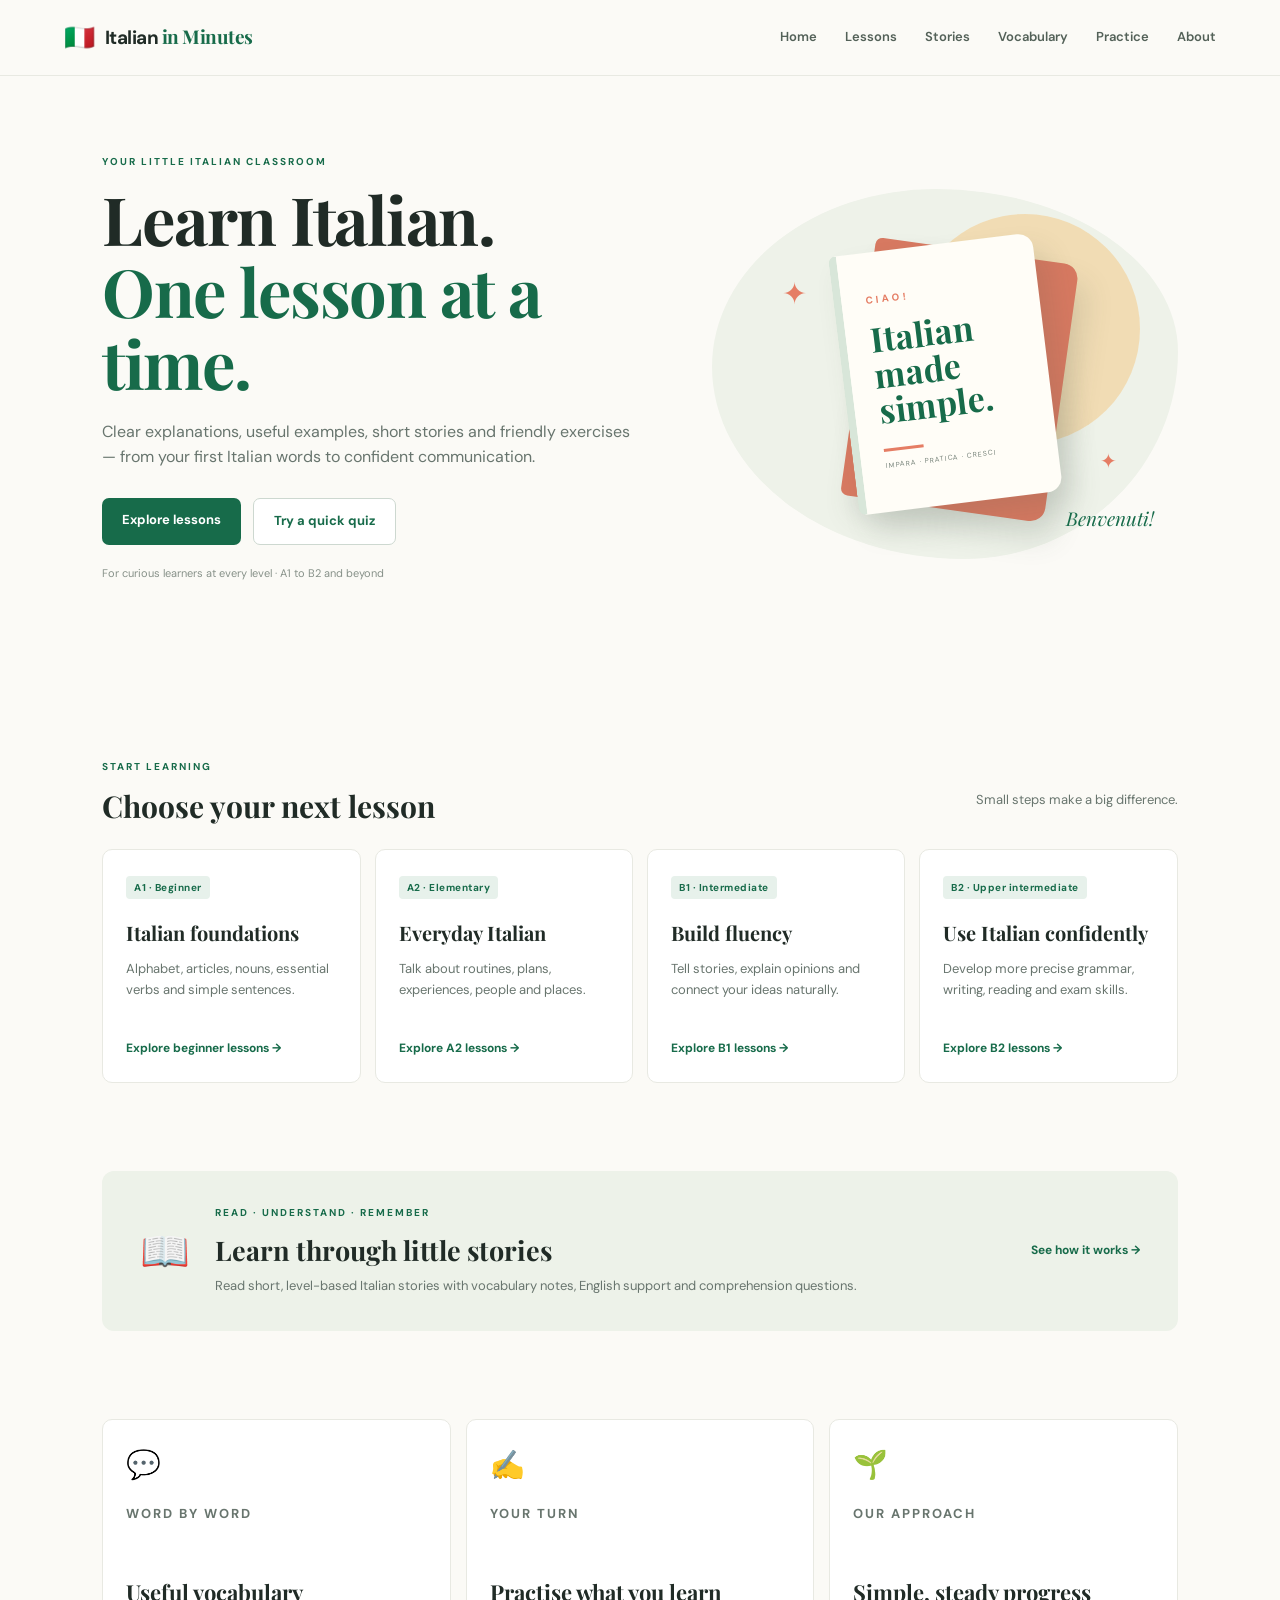
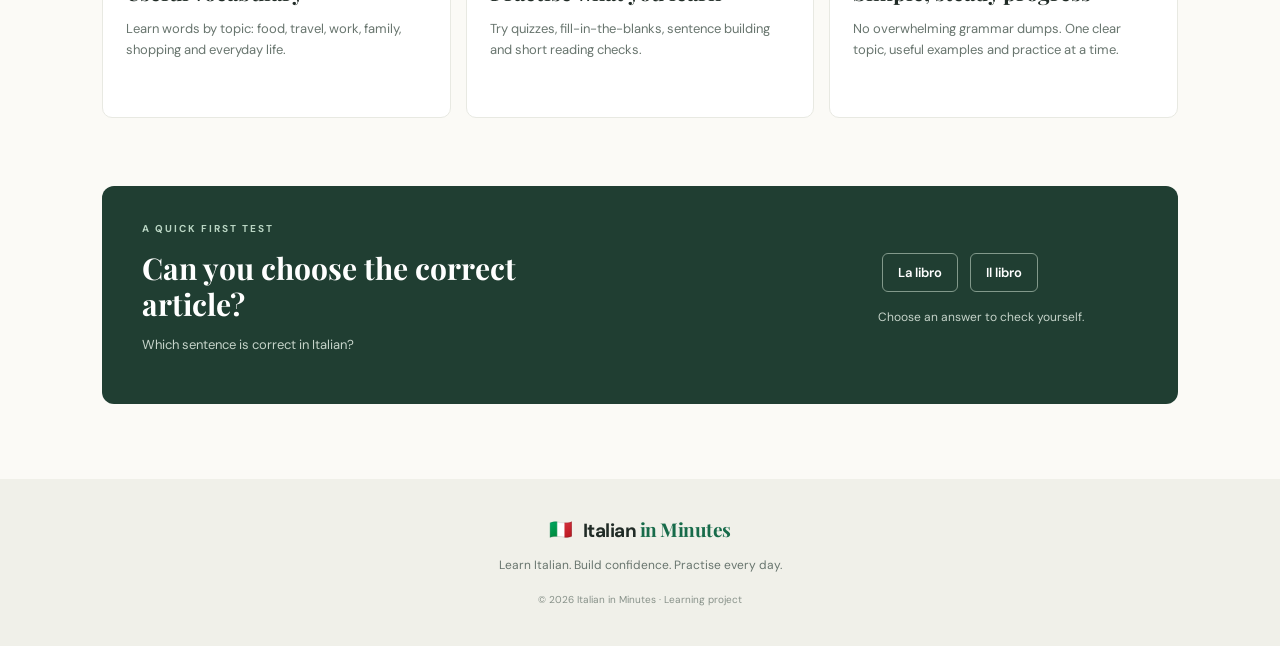
<file: index.html>
<!doctype html>
<html lang="en">
  <head>
    <meta charset="utf-8" />
    <meta name="viewport" content="width=device-width, initial-scale=1" />
    <meta
      name="description"
      content="Learn Italian step by step with simple lessons, stories, vocabulary and practice."
    />
    <title>Italian in Minutes | Learn Italian step by step</title>
    <link rel="stylesheet" href="styles.css" />
  </head>
  <body>
    <header class="site-header">
      <a class="brand" href="#" aria-label="Italian in Minutes home">
        <span class="flag" aria-hidden="true">🇮🇹</span>
        <span>Italian <em>in Minutes</em></span>
      </a>
      <button
        class="menu-toggle"
        id="menuToggle"
        aria-label="Open navigation"
        aria-expanded="false"
      >
        ☰
      </button>
      <nav id="mainNav" aria-label="Main navigation">
        <a href="#hero">Home</a>
        <a href="#lessons">Lessons</a>
        <a href="#stories">Stories</a>
        <a href="#vocabulary">Vocabulary</a>
        <a href="#practice">Practice</a>
        <a href="about.html">About</a>
      </nav>
    </header>

    <main>
      <section class="hero" id="hero">
        <div class="hero-copy">
          <p class="eyebrow">YOUR LITTLE ITALIAN CLASSROOM</p>
          <h1>Learn Italian.<br /><span>One lesson at a time.</span></h1>
          <p class="hero-text">
            Clear explanations, useful examples, short stories and friendly
            exercises — from your first Italian words to confident
            communication.
          </p>
          <div class="hero-actions">
            <a class="button primary" href="#lessons">Explore lessons</a>
            <a class="button secondary" href="#practice">Try a quick quiz</a>
          </div>
          <p class="level-note">
            For curious learners at every level · A1 to B2 and beyond
          </p>
        </div>
        <div class="hero-art" aria-label="Italian learning illustration">
          <div class="sun"></div>
          <div class="book book-back"></div>
          <div class="book book-front">
            <span class="book-kicker">CIAO!</span>
            <strong>Italian<br />made<br />simple.</strong>
            <span class="book-line"></span>
            <span class="book-small">IMPARA · PRATICA · CRESCI</span>
          </div>
          <span class="spark spark-one">✦</span
          ><span class="spark spark-two">✦</span>
          <span class="art-label">Benvenuti!</span>
        </div>
      </section>

      <section class="section" id="lessons">
        <div class="section-heading">
          <div>
            <p></p>
            <p class="eyebrow">START LEARNING</p>
            <h2>Choose your next lesson</h2>
          </div>
          <p>Small steps make a big difference.</p>
        </div>
        <div class="level-grid">
          <a class="level-card" href="#practice"
            ><span class="level-tag">A1 · Beginner</span>
            <h3>Italian foundations</h3>
            <p>
              Alphabet, articles, nouns, essential verbs and simple sentences.
            </p>
            <span class="card-link">Explore beginner lessons →</span></a
          >
          <a class="level-card" href="#practice"
            ><span class="level-tag">A2 · Elementary</span>
            <h3>Everyday Italian</h3>
            <p>Talk about routines, plans, experiences, people and places.</p>
            <span class="card-link">Explore A2 lessons →</span></a
          >
          <a class="level-card" href="#practice"
            ><span class="level-tag">B1 · Intermediate</span>
            <h3>Build fluency</h3>
            <p>
              Tell stories, explain opinions and connect your ideas naturally.
            </p>
            <span class="card-link">Explore B1 lessons →</span></a
          >
          <a class="level-card" href="#practice"
            ><span class="level-tag">B2 · Upper intermediate</span>
            <h3>Use Italian confidently</h3>
            <p>
              Develop more precise grammar, writing, reading and exam skills.
            </p>
            <span class="card-link">Explore B2 lessons →</span></a
          >
        </div>
      </section>

      <section class="feature-band" id="stories">
        <div class="feature-icon">📖</div>
        <div>
          <p class="eyebrow">READ · UNDERSTAND · REMEMBER</p>
          <h2>Learn through little stories</h2>
          <p>
            Read short, level-based Italian stories with vocabulary notes,
            English support and comprehension questions.
          </p>
        </div>
        <a class="text-link" href="#practice">See how it works →</a>
      </section>

      <section class="section mini-sections">
        <article class="mini-card" id="vocabulary">
          <span class="mini-icon">💬</span>
          <p class="eyebrow">WORD BY WORD</p>
          <h2>Useful vocabulary</h2>
          <p>
            Learn words by topic: food, travel, work, family, shopping and
            everyday life.
          </p>
        </article>
        <article class="mini-card" id="practice">
          <span class="mini-icon">✍️</span>
          <p class="eyebrow">YOUR TURN</p>
          <h2>Practise what you learn</h2>
          <p>
            Try quizzes, fill-in-the-blanks, sentence building and short reading
            checks.
          </p>
        </article>
        <article class="mini-card" id="about">
          <span class="mini-icon">🌱</span>
          <p class="eyebrow">OUR APPROACH</p>
          <h2>Simple, steady progress</h2>
          <p>
            No overwhelming grammar dumps. One clear topic, useful examples and
            practice at a time.
          </p>
        </article>
      </section>

      <section class="quiz-panel">
        <div>
          <p class="eyebrow">A QUICK FIRST TEST</p>
          <h2>Can you choose the correct article?</h2>
          <p>Which sentence is correct in Italian?</p>
        </div>
        <div class="quiz-box">
          <button class="quiz-option" data-answer="wrong">La libro</button>
          <button class="quiz-option" data-answer="right">Il libro</button>
          <p class="quiz-feedback" id="quizFeedback" aria-live="polite">
            Choose an answer to check yourself.
          </p>
        </div>
      </section>
    </main>

    <footer>
      <a class="brand footer-brand" href="#"
        ><span>🇮🇹</span><span>Italian <em>in Minutes</em></span></a
      >
      <p>Learn Italian. Build confidence. Practise every day.</p>
      <small
        >© <span id="year"></span> Italian in Minutes · Learning project</small
      >
    </footer>
    <script src="script.js"></script>
  </body>
</html>
</file>
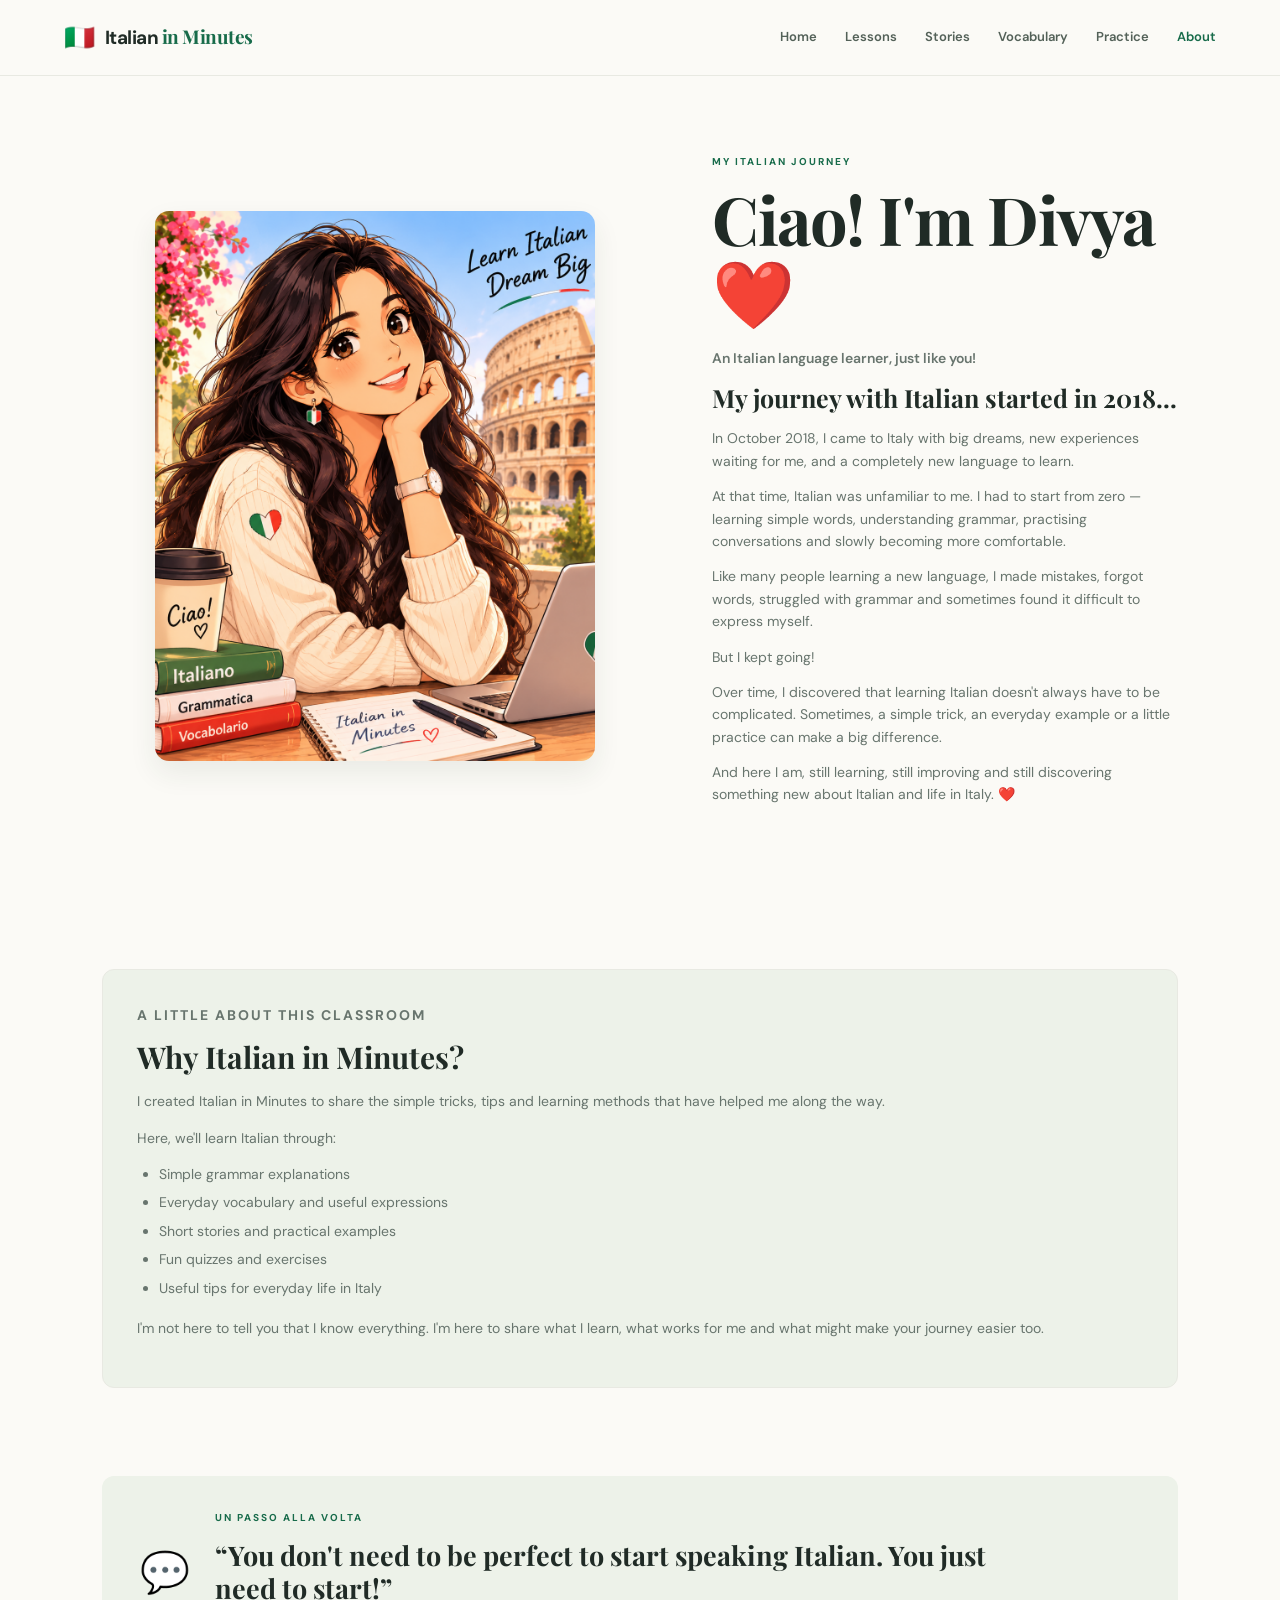
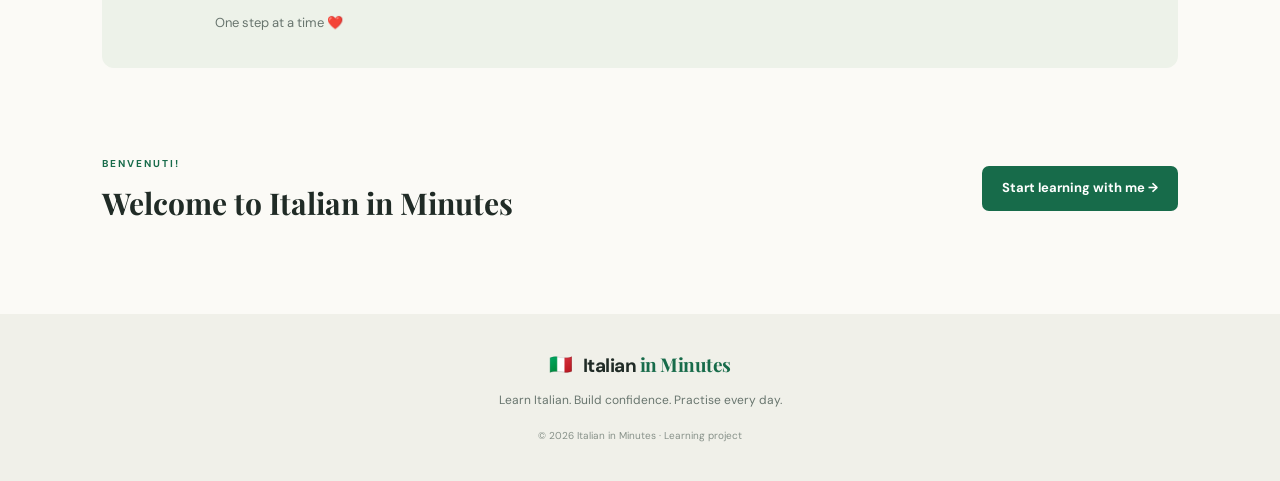
<file: about.html>
<!doctype html>
<html lang="en">
  <head>
    <meta charset="utf-8" />
    <meta name="viewport" content="width=device-width, initial-scale=1" />
    <meta
      name="description"
      content="Discover the story behind Italian in Minutes and my journey of learning Italian since 2018."
    />
    <title>About Me | Italian in Minutes</title>
    <link rel="stylesheet" href="styles.css" />
  </head>
  <body>
    <header class="site-header">
      <a class="brand" href="index.html" aria-label="Italian in Minutes home">
        <span class="flag" aria-hidden="true">🇮🇹</span>
        <span>Italian <em>in Minutes</em></span>
      </a>
      <button
        class="menu-toggle"
        id="menuToggle"
        aria-label="Open navigation"
        aria-expanded="false"
      >
        ☰
      </button>
      <nav id="mainNav" aria-label="Main navigation">
        <a href="index.html#hero">Home</a>
        <a href="index.html#lessons">Lessons</a>
        <a href="index.html#stories">Stories</a>
        <a href="index.html#vocabulary">Vocabulary</a>
        <a href="index.html#practice">Practice</a>
        <a href="about.html" aria-current="page">About</a>
      </nav>
    </header>

    <main>
      <section class="hero about-hero" id="about-top">
        <div class="about-image">
          <img
            src="images/about-divya.png"
            alt="Anime-style illustration of Divya learning Italian"
            class="portrait"
          />
        </div>
        <div class="hero-copy about-copy">
          <p class="eyebrow">MY ITALIAN JOURNEY</p>
          <h1>Ciao! I'm Divya <span>❤️</span></h1>
          <p class="about-subtitle">An Italian language learner, just like you!</p>

          <h2>My journey with Italian started in 2018...</h2>
          <p>
            In October 2018, I came to Italy with big dreams, new experiences
            waiting for me, and a completely new language to learn.
          </p>
          <p>
            At that time, Italian was unfamiliar to me. I had to start from zero
            — learning simple words, understanding grammar, practising
            conversations and slowly becoming more comfortable.
          </p>
          <p>
            Like many people learning a new language, I made mistakes, forgot
            words, struggled with grammar and sometimes found it difficult to
            express myself.
          </p>
          <p>But I kept going!</p>
          <p>
            Over time, I discovered that learning Italian doesn't always have to
            be complicated. Sometimes, a simple trick, an everyday example or a
            little practice can make a big difference.
          </p>
          <p>
            And here I am, still learning, still improving and still discovering
            something new about Italian and life in Italy. ❤️
          </p>
        </div>
      </section>

      <section class="section about-why-section">
        <div class="about-why">
          <p class="eyebrow">A LITTLE ABOUT THIS CLASSROOM</p>
          <h2>Why Italian in Minutes?</h2>
          <p>
            I created Italian in Minutes to share the simple tricks, tips and
            learning methods that have helped me along the way.
          </p>
          <p>Here, we'll learn Italian through:</p>
          <ul>
            <li>Simple grammar explanations</li>
            <li>Everyday vocabulary and useful expressions</li>
            <li>Short stories and practical examples</li>
            <li>Fun quizzes and exercises</li>
            <li>Useful tips for everyday life in Italy</li>
          </ul>
          <p>
            I'm not here to tell you that I know everything. I'm here to share
            what I learn, what works for me and what might make your journey
            easier too.
          </p>
        </div>
      </section>

      <section class="feature-band about-quote">
        <div class="feature-icon" aria-hidden="true">💬</div>
        <div>
          <p class="eyebrow">UN PASSO ALLA VOLTA</p>
          <h2>
            “You don't need to be perfect to start speaking Italian. You just
            need to start!”
          </h2>
          <p>One step at a time ❤️</p>
        </div>
      </section>

      <section class="section about-welcome">
        <div class="section-heading">
          <div>
            <p class="eyebrow">BENVENUTI!</p>
            <h2>Welcome to Italian in Minutes</h2>
          </div>
          <a class="button primary" href="index.html#lessons">
            Start learning with me →
          </a>
        </div>
      </section>
    </main>

    <footer>
      <a class="brand footer-brand" href="index.html">
        <span aria-hidden="true">🇮🇹</span>
        <span>Italian <em>in Minutes</em></span>
      </a>
      <p>Learn Italian. Build confidence. Practise every day.</p>
      <small>
        © <span id="year"></span> Italian in Minutes · Learning project
      </small>
    </footer>
    <script src="script.js"></script>
  </body>
</html>
</file>
<file: styles.css>
@import url("https://fonts.googleapis.com/css2?family=DM+Sans:wght@400;500;600;700&family=Playfair+Display:wght@600;700&display=swap");
:root {
  --ink: #202b26;
  --muted: #68756e;
  --green: #176b4a;
  --green2: #e7f1eb;
  --cream: #fbfaf6;
  --coral: #e57d64;
  --line: #e8e9e2;
  --white: #fff;
}
* {
  box-sizing: border-box;
}
html {
  scroll-behavior: smooth;
}
body {
  margin: 0;
  background: var(--cream);
  color: var(--ink);
  font-family: "DM Sans", Arial, sans-serif;
  line-height: 1.6;
}
a {
  color: inherit;
  text-decoration: none;
}
.site-header {
  height: 76px;
  padding: 0 max(5vw, 24px);
  display: flex;
  align-items: center;
  justify-content: space-between;
  background: rgba(251, 250, 246, 0.94);
  border-bottom: 1px solid var(--line);
  position: sticky;
  top: 0;
  z-index: 10;
  backdrop-filter: blur(12px);
}
.brand {
  display: flex;
  align-items: center;
  gap: 10px;
  font-weight: 700;
  font-size: 19px;
  letter-spacing: -0.5px;
}
.brand em {
  font-family: "Playfair Display", serif;
  color: var(--green);
  font-style: normal;
}
.flag {
  font-size: 25px;
}
nav {
  display: flex;
  gap: 28px;
}
nav a {
  font-size: 13px;
  font-weight: 600;
  color: #536158;
}
nav a:hover,
.text-link:hover {
  color: var(--green);
}
nav a[aria-current="page"] {
  color: var(--green);
}
.menu-toggle {
  display: none;
  background: none;
  border: 0;
  font-size: 25px;
}
.hero {
  padding: 78px max(8vw, 28px) 82px;
  display: grid;
  grid-template-columns: 1.08fr 0.92fr;
  align-items: center;
  gap: 5vw;
  max-width: 1440px;
  margin: auto;
  overflow: hidden;
}
.eyebrow {
  font-size: 10px;
  letter-spacing: 2px;
  font-weight: 700;
  color: var(--green);
  margin: 0 0 13px;
}
.hero h1 {
  font:
    700 clamp(42px, 5.2vw, 68px)/1.08 "Playfair Display",
    Georgia,
    serif;
  letter-spacing: -1.5px;
  margin: 0 0 20px;
}
.hero h1 span {
  color: var(--green);
}
.hero-text {
  font-size: 16px;
  color: var(--muted);
  max-width: 540px;
}
.hero-actions {
  display: flex;
  gap: 12px;
  flex-wrap: wrap;
  margin-top: 28px;
}
.button {
  padding: 12px 20px;
  border-radius: 7px;
  font-size: 13px;
  font-weight: 700;
  display: inline-block;
}
.primary {
  background: var(--green);
  color: white;
}
.primary:hover {
  background: #10573b;
}
.secondary {
  border: 1px solid #cdd8d0;
  color: var(--green);
  background: white;
}
.level-note {
  font-size: 11px;
  color: #879189;
  margin-top: 20px;
}
.hero-art {
  height: 370px;
  position: relative;
  display: flex;
  align-items: center;
  justify-content: center;
  background: #eef2e9;
  border-radius: 48% 52% 46% 54%/48% 44% 56% 52%;
  max-width: 470px;
  width: 100%;
  justify-self: center;
}
.sun {
  position: absolute;
  width: 230px;
  height: 230px;
  border-radius: 50%;
  background: #f3d7a8;
  right: 8%;
  top: 7%;
  opacity: 0.8;
}
.book {
  position: absolute;
  width: 205px;
  height: 260px;
  border-radius: 7px 15px 15px 7px;
  box-shadow: 12px 18px 28px #43534725;
  transform: rotate(-7deg);
}
.book-back {
  background: #d77961;
  transform: rotate(8deg) translate(15px, 4px);
}
.book-front {
  background: #fffdf7;
  padding: 27px 24px;
  border-left: 8px solid #d8e6d9;
  display: flex;
  flex-direction: column;
  justify-content: center;
}
.book-kicker {
  font-size: 10px;
  letter-spacing: 3px;
  color: var(--coral);
  font-weight: 700;
}
.book-front strong {
  font:
    700 34px/1.05 "Playfair Display",
    serif;
  margin: 13px 0;
  color: var(--green);
}
.book-line {
  height: 3px;
  width: 40px;
  background: var(--coral);
  margin: 8px 0;
}
.book-small {
  font-size: 7px;
  letter-spacing: 1px;
  color: #78847b;
}
.spark {
  position: absolute;
  color: var(--coral);
  font-size: 30px;
}
.spark-one {
  left: 15%;
  top: 22%;
}
.spark-two {
  right: 13%;
  bottom: 22%;
  font-size: 20px;
}
.art-label {
  position: absolute;
  bottom: 28px;
  right: 5%;
  font:
    italic 19px "Playfair Display",
    serif;
  color: var(--green);
}
.section {
  padding: 68px max(8vw, 28px);
  max-width: 1440px;
  margin: auto;
}
.section-heading {
  display: flex;
  justify-content: space-between;
  align-items: end;
  margin-bottom: 25px;
}
.section-heading h2,
.feature-band h2,
.mini-card h2,
.quiz-panel h2 {
  font:
    700 30px/1.2 "Playfair Display",
    Georgia,
    serif;
  margin: 0;
}
.section-heading > p {
  font-size: 13px;
  color: var(--muted);
}
.level-grid {
  display: grid;
  grid-template-columns: repeat(4, 1fr);
  gap: 14px;
}
.level-card,
.mini-card {
  background: white;
  border: 1px solid var(--line);
  border-radius: 10px;
  padding: 23px;
  transition:
    transform 0.2s,
    box-shadow 0.2s;
}
.level-card:hover,
.mini-card:hover {
  transform: translateY(-3px);
  box-shadow: 0 12px 28px #203c2a0b;
}
.level-tag {
  font-size: 10px;
  color: var(--green);
  font-weight: 700;
  letter-spacing: 0.5px;
  background: var(--green2);
  padding: 5px 8px;
  border-radius: 4px;
}
.level-card h3 {
  font:
    700 20px "Playfair Display",
    serif;
  margin: 20px 0 8px;
}
.level-card p,
.mini-card p {
  font-size: 13px;
  color: var(--muted);
  min-height: 62px;
}
.card-link,
.text-link {
  font-size: 12px;
  color: var(--green);
  font-weight: 700;
}
.feature-band {
  margin: 20px max(8vw, 28px);
  padding: 34px 38px;
  background: #edf2e9;
  border-radius: 12px;
  display: grid;
  grid-template-columns: auto 1fr auto;
  align-items: center;
  gap: 25px;
}
.feature-icon {
  font-size: 40px;
}
.feature-band p:not(.eyebrow) {
  font-size: 13px;
  color: var(--muted);
  margin: 9px 0 0;
}
.feature-band h2 {
  font-size: 27px;
}
.about-hero .about-image {
  display: flex;
  justify-content: center;
}
.about-hero .portrait {
  display: block;
  width: 100%;
  max-width: 440px;
  aspect-ratio: 4 / 5;
  object-fit: cover;
  border-radius: 14px;
  box-shadow: 0 12px 28px #203c2a15;
}
.about-copy h1 span {
  color: var(--coral);
}
.about-copy h2 {
  font:
    700 25px/1.25 "Playfair Display",
    Georgia,
    serif;
  margin: 0 0 14px;
}
.about-copy > p:not(.eyebrow) {
  max-width: 620px;
  margin: 0 0 13px;
  color: var(--muted);
  font-size: 14px;
}
.about-copy > .about-subtitle {
  margin: 0 0 24px;
  color: var(--coral);
  font-size: 17px;
  font-weight: 600;
}
.about-why {
  max-width: 1100px;
  margin: auto;
  padding: 34px;
  background: #edf2e9;
  border: 1px solid var(--line);
  border-radius: 12px;
}
.about-why h2 {
  font:
    700 30px/1.2 "Playfair Display",
    Georgia,
    serif;
  margin: 0 0 15px;
}
.about-why p,
.about-why li {
  color: var(--muted);
  font-size: 14px;
}
.about-why ul {
  padding-left: 22px;
  margin: 10px 0 18px;
}
.about-why li {
  margin-bottom: 6px;
}
.about-quote h2 {
  max-width: 800px;
}
.about-welcome .section-heading {
  align-items: center;
}
#hero {
  scroll-margin-top: 96px;
}
#stories {
  scroll-margin-top: 96px;
}
#vocabulary {
  scroll-margin-top: 96px;
}
#practice {
  scroll-margin-top: 96px;
}
.mini-sections {
  display: grid;
  grid-template-columns: repeat(3, 1fr);
  gap: 15px;
}
.mini-icon {
  font-size: 28px;
}
.mini-card .eyebrow {
  margin-top: 17px;
}
.mini-card h2 {
  font-size: 22px;
}
.quiz-panel {
  margin: 0 max(8vw, 28px) 75px;
  padding: 35px 40px;
  background: #203e32;
  color: white;
  border-radius: 12px;
  display: flex;
  justify-content: space-between;
  align-items: center;
  gap: 30px;
}
.quiz-panel .eyebrow {
  color: #b9d5c3;
}
.quiz-panel h2 {
  max-width: 470px;
}
.quiz-panel p:not(.eyebrow) {
  font-size: 13px;
  color: #c6d4ca;
}
.quiz-box {
  min-width: 260px;
}
.quiz-option {
  padding: 10px 15px;
  margin: 4px;
  border: 1px solid #82998b;
  border-radius: 6px;
  background: transparent;
  color: white;
  font: 600 13px "DM Sans";
  cursor: pointer;
}
.quiz-option:hover {
  background: #ffffff18;
}
.quiz-option.selected {
  background: #fff;
  color: #203e32;
}
.quiz-feedback {
  font-size: 12px !important;
  min-height: 20px;
}
footer {
  padding: 35px 8vw;
  background: #f0f0e9;
  text-align: center;
}
footer .brand {
  justify-content: center;
}
footer p {
  font-size: 12px;
  color: var(--muted);
  margin: 10px;
}
footer small {
  font-size: 10px;
  color: #879189;
}
@media (max-width: 850px) {
  .hero {
    grid-template-columns: 1fr;
    padding-top: 55px;
  }
  .hero-art {
    height: 310px;
    max-width: 390px;
  }
  .level-grid {
    grid-template-columns: repeat(2, 1fr);
  }
  .feature-band {
    grid-template-columns: auto 1fr;
  }
  .feature-band .text-link {
    grid-column: 2;
  }
  .section-heading {
    align-items: start;
    gap: 10px;
    flex-direction: column;
  }
}
@media (max-width: 600px) {
  .site-header {
    height: 66px;
  }
  .menu-toggle {
    display: block;
  }
  nav {
    display: none;
    position: absolute;
    top: 66px;
    left: 0;
    right: 0;
    padding: 18px 24px;
    background: var(--cream);
    border-bottom: 1px solid var(--line);
    flex-direction: column;
    gap: 14px;
  }
  nav.open {
    display: flex;
  }
  .hero {
    padding: 48px 24px 55px;
  }
  .hero h1 {
    font-size: 46px;
  }
  .hero-art {
    height: 285px;
  }
  .section {
    padding: 48px 24px;
  }
  .level-grid,
  .mini-sections {
    grid-template-columns: 1fr;
  }
  .section-heading h2 {
    font-size: 27px;
  }
  .about-welcome .section-heading {
    align-items: flex-start;
  }
  .about-why {
    padding: 25px;
  }
  .feature-band {
    margin: 8px 24px;
    padding: 25px;
    grid-template-columns: 1fr;
    gap: 12px;
  }
  .feature-band .text-link {
    grid-column: auto;
  }
  .quiz-panel {
    margin: 0 24px 50px;
    padding: 26px;
    display: block;
  }
  .quiz-box {
    margin-top: 22px;
  }
  .level-card p,
  .mini-card p {
    min-height: 0;
  }
}
</file>
